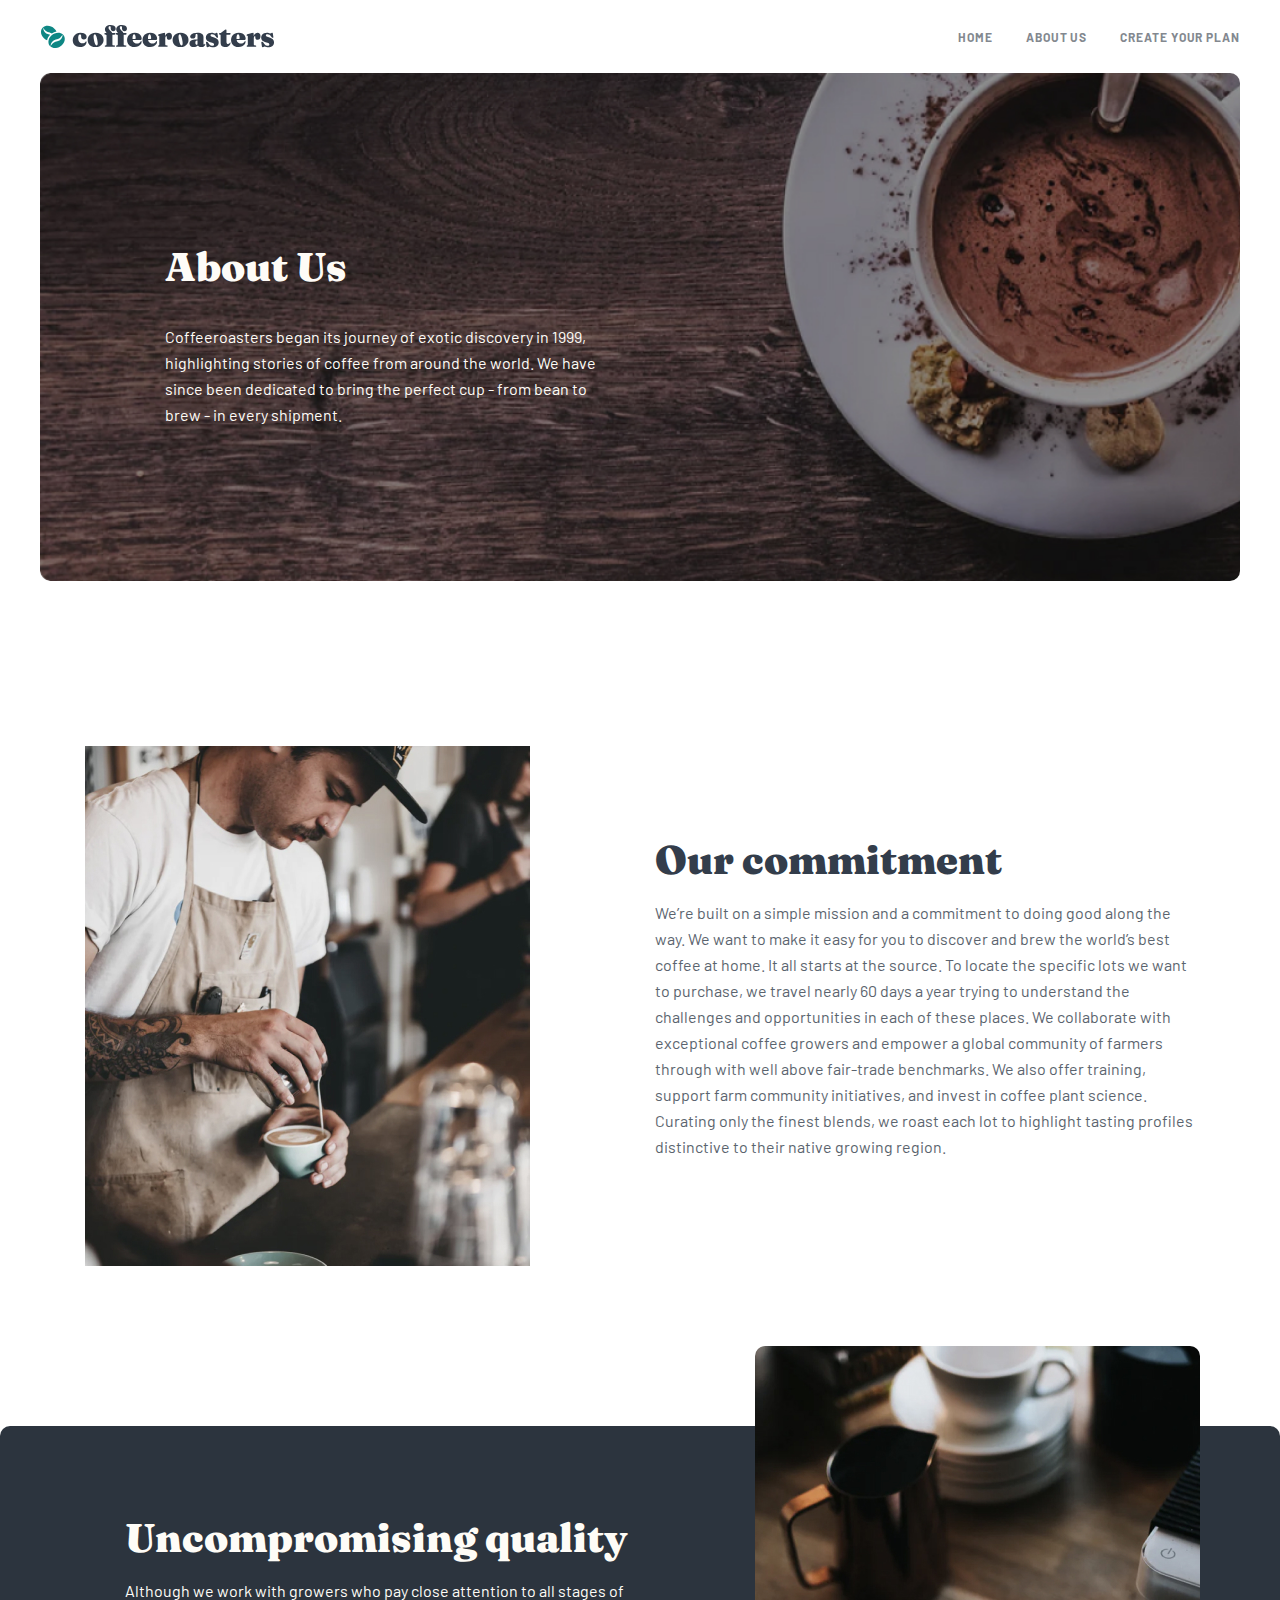
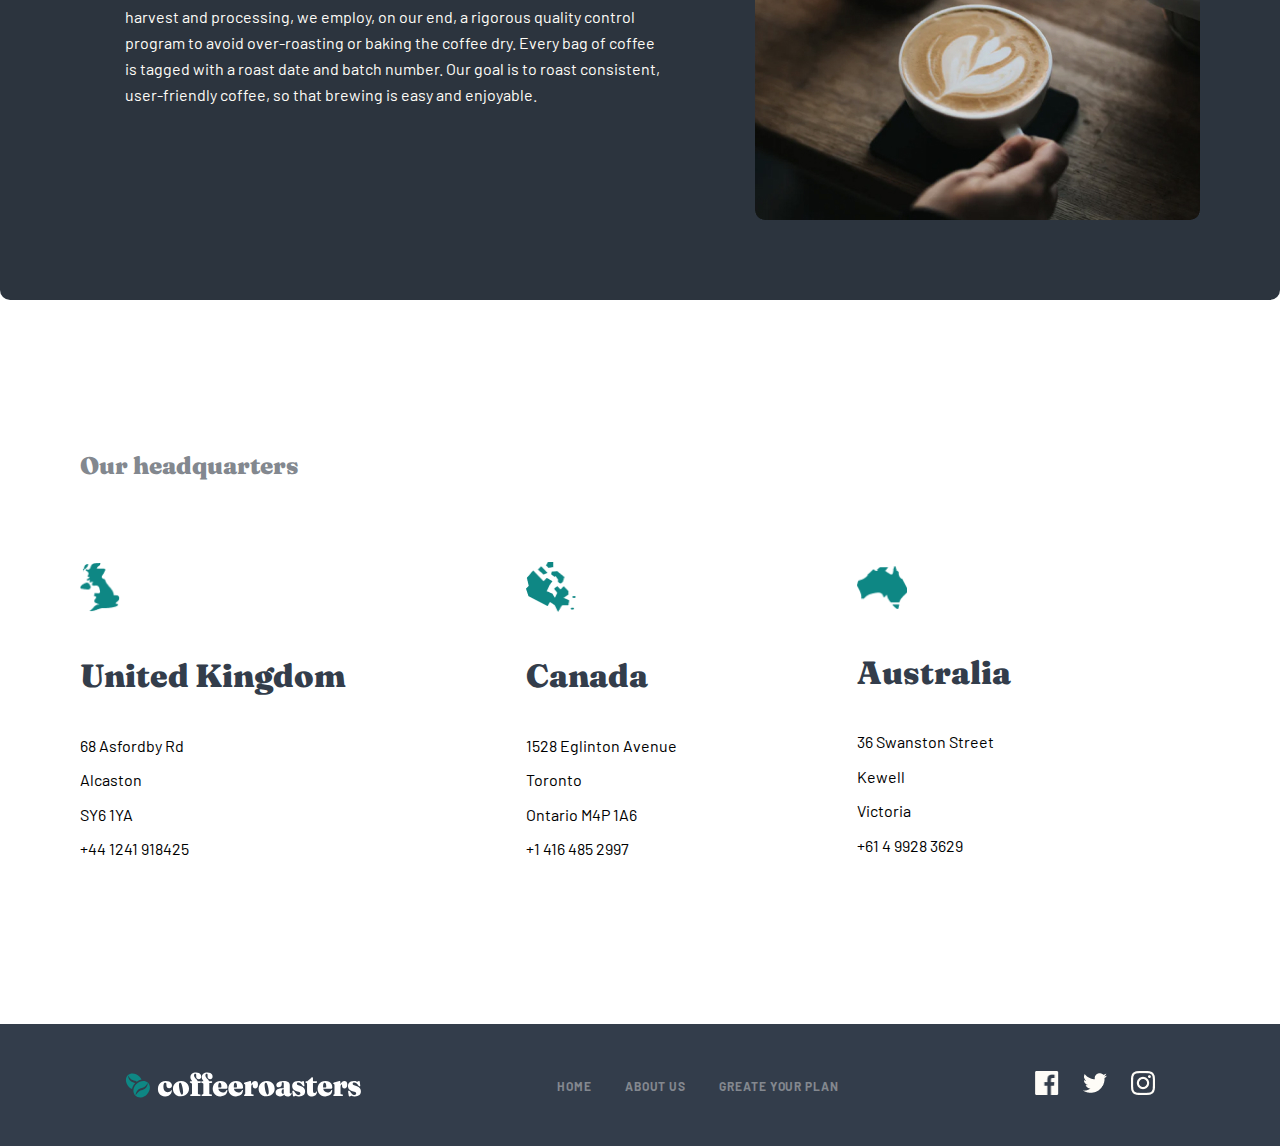
<file: about-us.html>
<!DOCTYPE html>
<html lang="en">
<head>
    <meta charset="UTF-8">
    <meta http-equiv="X-UA-Compatible" content="IE=edge">
    <meta name="viewport" content="width=device-width, initial-scale=1.0">
    <link rel="preconnect" href="https://fonts.googleapis.com">
    <link rel="preconnect" href="https://fonts.gstatic.com" crossorigin>
    <link href="https://fonts.googleapis.com/css2?family=Barlow:wght@100;400;500;600;700;800;900&family=Fraunces:wght@100;400;500;600;700;800;900&display=swap" rel="stylesheet">   
    <link rel="stylesheet" href="css/style.css">
    <link rel="stylesheet" href="css/normalize.css">
    <title>about-us</title>
</head>
<body class="about-us-body">

    <header class="site-header">

        <div class="site-header__content container">

            <a class="site-logo__wrapper" href="https://www.figma.com/file/0UNuIpogHRLwtrsanCQXbD/coffeeroasters-subscription-site?node-id=0%3A604" target="_blank">
                <img class="site-logo" src="img/Group5.svg" alt="rasm" width="236" height="26">
            </a>

            <nav class="site-navbar">

                <ul class="site-nav__list">
                    <li class="site-nav__list_item">
                        <a class="site-nav__list-item-link" href="http://127.0.0.1:5501/index.html">HOME</a>
                    </li>
                    <li class="site-nav__list_item">
                        <a class="site-nav__list-item-link" href="http://127.0.0.1:5501/about-us.html">ABOUT US</a>
                    </li>
                    <li class="site-nav__list_item">
                        <a class="site-nav__list-item-link" href="http://127.0.0.1:5501/greate-your-plan.html.html">CREATE YOUR PLAN</a>
                    </li>
                </ul>

            </nav>

            <button class="button">
                ...
            </button>
        </div>
    </header>

    <main class="site-about-us-main">

        <h1 class="visually-hidden">111111</h1>
        <section class="about-us-hero-section container">
            <div class="about-us-hero__content">
                <h2 class="about-us-hero__content-heading">About Us</h2>
                <p class="about-us-hero__content-text">Coffeeroasters began its journey of exotic discovery 
                    in 1999, highlighting stories of coffee from around the world. We have since been 
                    dedicated to bring the perfect cup - from bean to brew - in every shipment.</p>
            </div>
        </section>

        <section class="our-commitment-section">
            <div class="our-commitment-content container">
                <img class="our-commitment__img" src="img/Our-commitment-img.jpg" alt="rasm" width="445" height="520">
                <img class="our-commitment__tablet-img" src="img/0ur-commitment-tablet-img.jpg" alt="rasm" width="281" height="470">
                <div class="our-commitment__content">
                        <h3 class="our-commitment__content-heading">Our commitment</h3>
                        <p class="our-commitment__content-text">We’re built on a simple mission and a commitment to 
                            doing good along the way. We want to make it easy for you to discover and brew the world’s 
                            best coffee at home. It all starts at the source. To locate the specific lots we want to 
                            purchase, we travel nearly 60 days a year trying to understand the challenges and opportunities 
                            in each of these places. We collaborate with exceptional coffee growers and empower a global 
                            community of farmers through with well above fair-trade benchmarks. We also offer training, 
                            support farm community initiatives, and invest in coffee plant science. Curating only the 
                            finest blends, we roast each lot to highlight tasting profiles distinctive to their native 
                            growing region.</p>
                </div>
            </div>
        </section>

        <section class="uncompromising-quality-section container">
            <div class="uncompromising-quality__content">
                <h3 class="uncompromising-quality__content-heading">Uncompromising quality</h3>
                <p class="uncompromising-quality">Although we work with growers who pay close attention 
                    to all stages of harvest and processing, we employ, on our end, a rigorous quality 
                    control program to avoid over-roasting or baking the coffee dry. Every bag of coffee 
                    is tagged with a roast date and batch number. Our goal is to roast consistent, 
                    user-friendly coffee, so that brewing is easy and enjoyable.</p>
            </div>
            <div class="uncompromising-quality__img-wrapper">
                <img class="uncompromising-quality-section__img" src="img/Uncompromising-quality-img.jpg" alt="rasm" width="445" height="474">
                <img class="uncompromising-quality-section__phone-img" src="img/Uncompromising-quality-mobile.jpg" alt="rasm" width="573" height="320">
                <img class="uncompromising-quality-section__mobile-img" src="img/Uncompromising-quality-img-mobile.jpg" alt="rasm" width="276" height="156">
            </div>
        </section>

        <section class="Our-headquarters-section container">
            <div class="Our-headquarters-content container">
                <h3 class="Our-headquarters-content__heading">Our headquarters</h3>
                <ul class="Our-headquarters-content__list">
                    <li class="Our-headquarters-content__list-item">
                        <img class="Our-headquarters-content__list-item-img" src="img/orol-number-1.png" alt="rasm" width="40" height="50">
                        <h4 class="Our-headquarters-content__list-item-heading">United Kingdom</h4>
                        <div class="Our-headquarters-content__list-item-text-wrapper">
                            <p class="Our-headquarters-content__list-item-text">68  Asfordby Rd</p>
                            <p class="Our-headquarters-content__list-item-text">Alcaston</p>
                            <p class="Our-headquarters-content__list-item-text">SY6 1YA</p>
                            <p class="Our-headquarters-content__list-item-text">+44 1241 918425</p>
                        </div>
                    </li>
                    <li class="Our-headquarters-content__list-item">
                        <img class="Our-headquarters-content__list-item-img" src="img/orol-number-2.png" alt="rasm" width="50" height="50">
                        <h4 class="Our-headquarters-content__list-item-heading">Canada</h4>
                        <div class="Our-headquarters-content__list-item-text-wrapper">
                            <p class="Our-headquarters-content__list-item-text">1528  Eglinton Avenue</p>
                            <p class="Our-headquarters-content__list-item-text">Toronto</p>
                            <p class="Our-headquarters-content__list-item-text">Ontario M4P 1A6</p>
                            <p class="Our-headquarters-content__list-item-text">+1 416 485 2997</p>
                        </div>
                    </li>
                    <li class="Our-headquarters-content__list-item">
                        <img class="Our-headquarters-content__list-item-img" src="img/orol-number-3.png" alt="rasm" width="50" height="43">
                        <h4 class="Our-headquarters-content__list-item-heading">Australia</h4>
                        <div class="Our-headquarters-content__list-item-text-wrapper">
                            <p class="Our-headquarters-content__list-item-text">36 Swanston Street</p>
                            <p class="Our-headquarters-content__list-item-text">Kewell</p>
                            <p class="Our-headquarters-content__list-item-text">Victoria</p>
                            <p class="Our-headquarters-content__list-item-text">+61 4 9928 3629</p>
                        </div>
                    </li>
                </ul>
            </div>
        </section>

    </main>

    <footer class="site-footer">

        <div class="site-footer__content container">

            <a class="site-footer__content-logo-wrapper" href="#">
                <img class="site-footer-logo" src="img/Group5(1).svg" alt="rasm" width="236" height="26">
            </a>

            <ul class="site-footer__list">

                <li class="site-footer__list-item">
                    <a class="site-footer__list-item-link" href="#">HOME</a>
                </li>
                <li class="site-footer__list-item">
                    <a class="site-footer__list-item-link" href="#">ABOUT US</a>
                </li>
                <li class="site-footer__list-item">
                    <a class="site-footer__list-item-link" href="#">GREATE YOUR PLAN</a>
                </li>
            </ul>

            <ul class="site-footer__ins-list">

                <li class="site-footer__ins-list-item">
                    <a class="site-footer__ins-link" href="#">
                        <img class="site-footer__ins-list-img" src="img/Path.png" alt="rasm" width="24" height="24">
                    </a>
                </li>
                <li class="site-footer__ins-list-item">
                    <a class="site-footer__ins-link" href="#">
                        <img class="site-footer__ins-list-img" src="img/Path(1).png" alt="rasm" width="24" height="20">
                    </a>
                </li>
                <li class="site-footer__ins-list-item">
                    <a class="site-footer__ins-link" href="#">
                        <img class="site-footer__ins-list-img" src="img/Shape(1).png" alt="rasm" width="24" height="24">
                    </a>
                </li>
            </ul>
        </div>
    </footer>
    
</body>
</html>
</file>
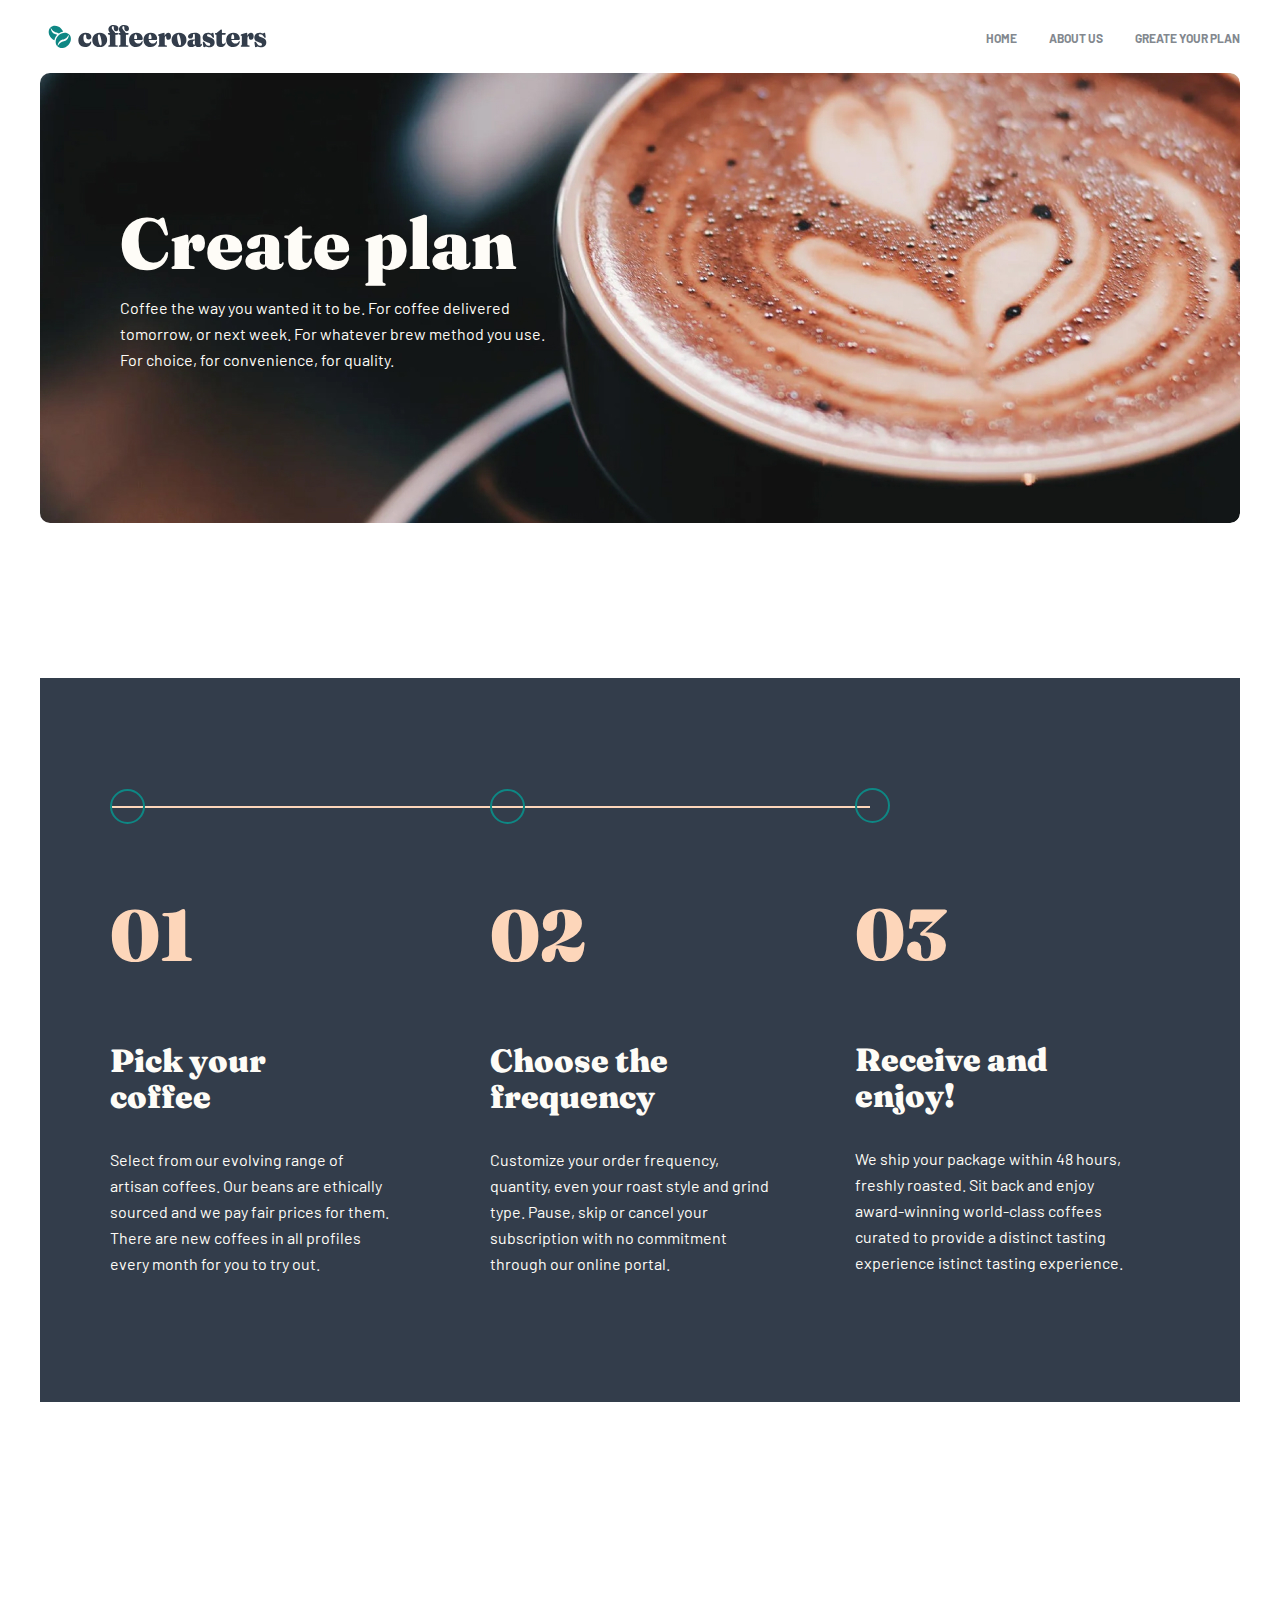
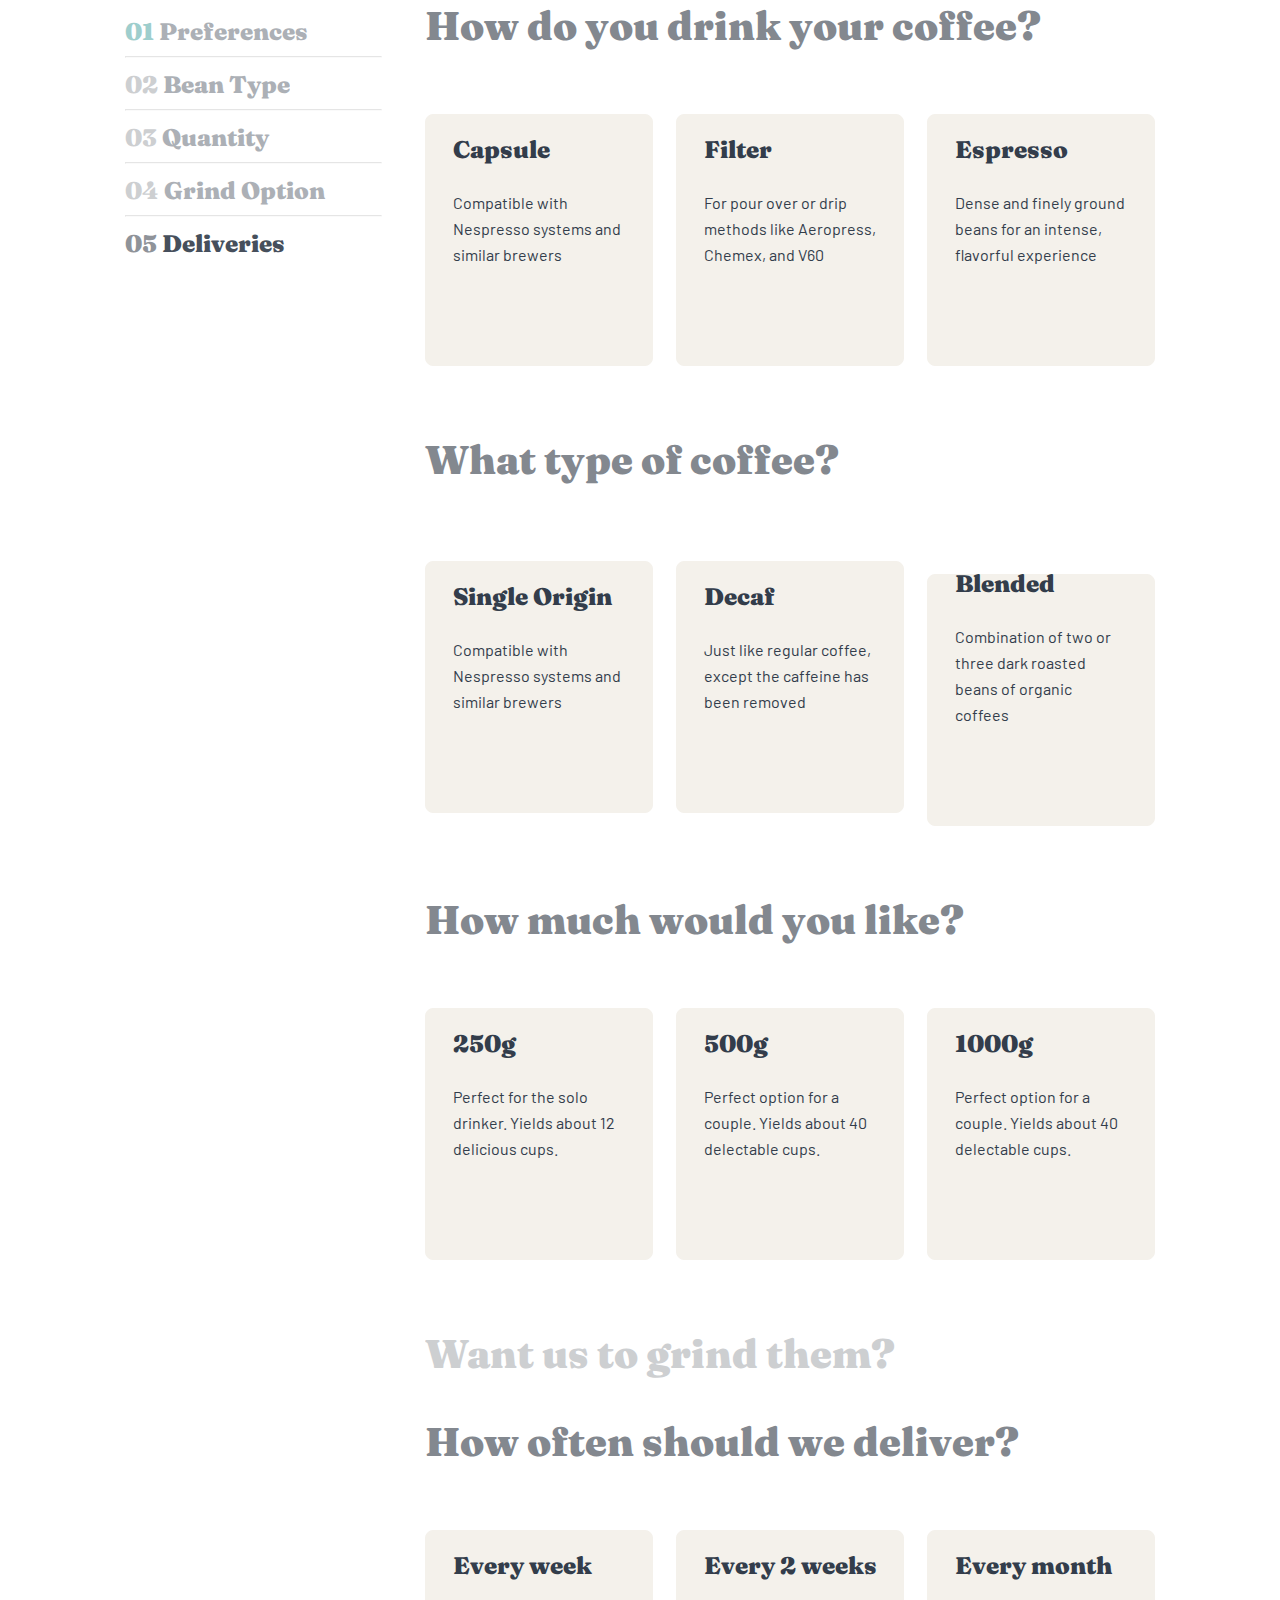
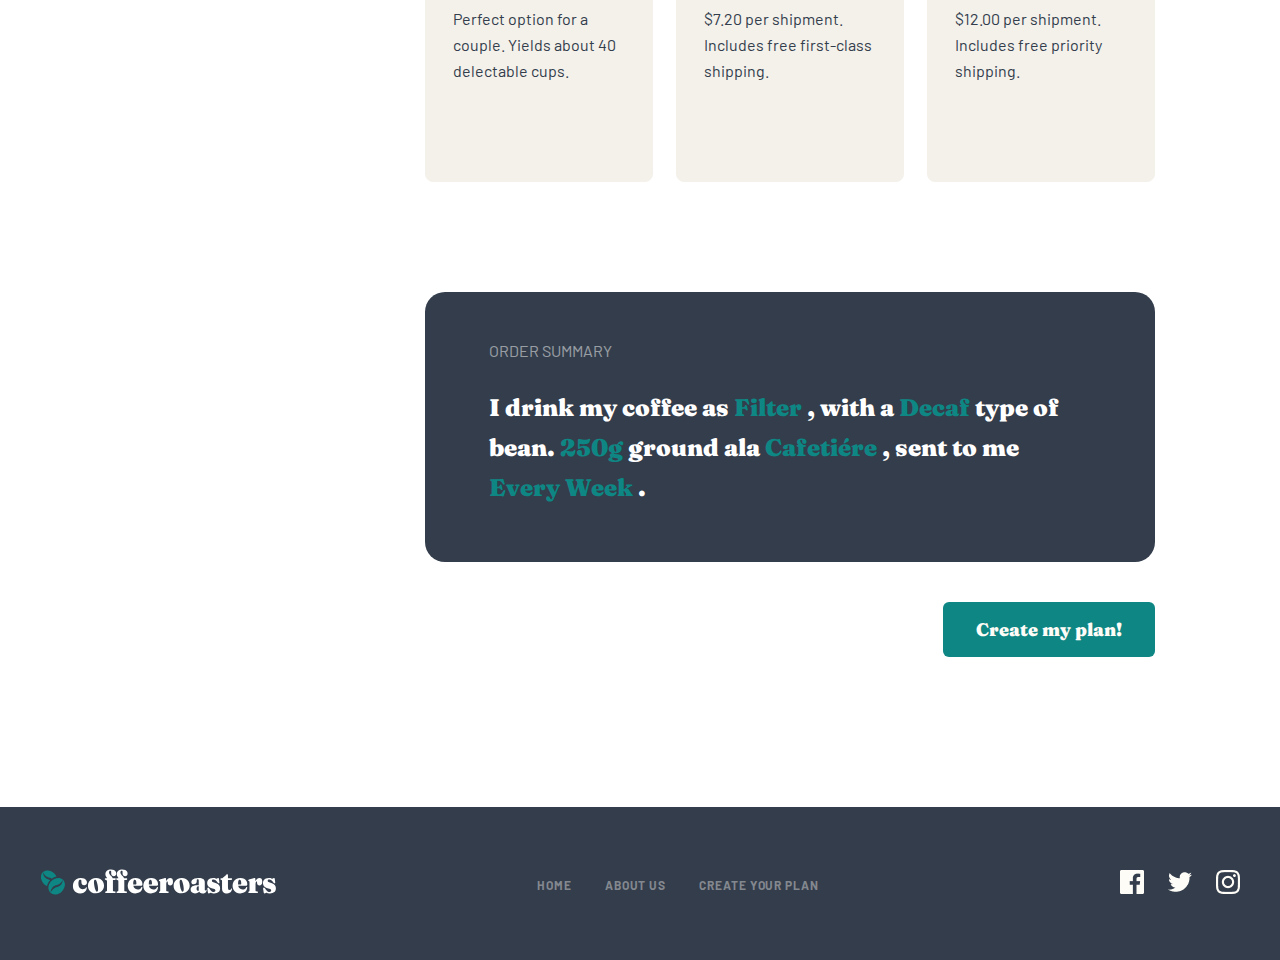
<file: greate-your-plan.html.html>
<!DOCTYPE html>
<html lang="en">
<head>
    <meta charset="UTF-8">
    <meta http-equiv="X-UA-Compatible" content="IE=edge">
    <meta name="viewport" content="width=device-width, initial-scale=1.0">
    <link rel="stylesheet" href="css/style.css">
    <link rel="preconnect" href="https://fonts.googleapis.com">
    <link rel="preconnect" href="https://fonts.gstatic.com" crossorigin>
    <link href="https://fonts.googleapis.com/css2?family=Barlow:wght@100;300;700&family=Fraunces:wght@100;300;400;700;900&display=swap" rel="stylesheet">
    <title>greate-your-plan</title>
</head>
<body>

    <header class="site-header">

        <div class="site-header__content container">

            <a class="site-header__content-logo-wrapper" href="#">
                <img class="site-logo" src="img/header-logo.svg" alt="logo" width="236" height="26">
            </a>

            <nav class="site-header__content-nav">

                <ul class="site-header__content-list">
                    <li class="site-header__content-list-item">
                        <a class="site-header__content-list-item-link" href="http://127.0.0.1:5501/index.html">
                            HOME
                        </a>
                    </li>
                    <li class="site-header__content-list-item">
                        <a class="site-header__content-list-item-link" href="http://127.0.0.1:5501/about-us.html">
                            ABOUT US
                        </a>
                    </li>
                    <li class="site-header__content-list-item">
                        <a class="site-header__content-list-item-link" href="http://127.0.0.1:5501/greate-your-plan.html.html">
                            GREATE YOUR PLAN
                        </a>
                    </li>
                    
                </ul>

                <a class="site-header-nav__link" href="#">
                    <img class="site-header-nav__img" src="img/3-ta-tiziq.svg" alt="rasm" width="16" height="15">
                </a>
            </nav>
        </div>
    </header>

    <main class="site-main">

        <section class="site-great-a-plan container">

            <h1 class="visually-hidden">11111</h1>

            <div class="site-great-a-plan__wrapper container">

                <div class="site-great-a-plan__content">

                    <h2 class="site-great-a-plan__heading">Create plan</h2>
                    <p class="site-great-a-plan__text">
                        Coffee the way you wanted it to be. For coffee delivered tomorrow, or next 
                        week. For whatever brew method you use. For choice, for convenience, for quality.
                    </p>
                </div>
            </div>
        </section>

        <section class="site-how-to-use container">

            <div class="site-how-to-use__content">

                <ol class="site-how-to-use__list">

                    <li class="site-how-to-use__list-item">
                        <p class="site-how-to-use__list-item-number">01</p>
                        <h3 class="site-how-to-use__heading">Pick your coffee</h3>
                        <p class="site-how-to-use__text">Select from our evolving range of artisan coffees. 
                            Our beans are ethically sourced and we pay fair prices for them. There are new 
                            coffees in all profiles every month for you to try out.</p>
                    </li>
                    <li class="site-how-to-use__list-item">
                        <p class="site-how-to-use__list-item-number">02</p>
                        <h3 class="site-how-to-use__heading">Choose the frequency</h3>
                        <p class="site-how-to-use__text">Customize your order frequency, quantity, even your
                            roast style and grind type. Pause, skip or cancel your subscription with no commitment 
                            through our online portal.</p>
                    </li>
                    <li class="site-how-to-use__list-item">
                        <p class="site-how-to-use__list-item-number">03</p>
                        <h3 class="site-how-to-use__heading">Receive and enjoy!</h3>
                        <p class="site-how-to-use__text">We ship your package within 48 hours, freshly roasted. 
                            Sit back and enjoy award-winning world-class coffees curated to provide a distinct 
                            tasting experience istinct tasting experience.</p>
                    </li>
                </ol>
            </div>
        </section>

        <section class="site-how-do-you">

            <div class="site-how-do-you__content container">

                <div class="site-how-do-you__content-list-wrapper">

                    <ol class="site-how-do-you__content-list">

                        <li class="site-how-do-you__content-list-item">
                            <a class="site-how-do-you__content-list-item-text">
                                <span class="site-how-do-you__content-list-item-text-span span">01</span>
                                Preferences
                            </a> <hr class="hr">
                        </li>  
                        <li class="site-how-do-you__content-list-item">
                            <a class="site-how-do-you__content-list-item-text">
                                <span class="site-how-do-you__content-list-item-text-span ">02</span>
                                Bean Type
                            </a> <hr class="hr">
                        </li>  
                        <li class="site-how-do-you__content-list-item">
                            <a class="site-how-do-you__content-list-item-text">
                                <span class="site-how-do-you__content-list-item-text-span">03</span>
                                Quantity
                            </a> <hr class="hr">
                        </li> 
                        <li class="site-how-do-you__content-list-item">
                            <a class="site-how-do-you__content-list-item-text">
                                <span class="site-how-do-you__content-list-item-text-span">04</span>
                                Grind Option
                            </a> <hr class="hr">
                        </li> 
                        <li class="site-how-do-you__content-list-item">
                            <a class="site-how-do-you__content-list-item-text text">
                                <span class="site-how-do-you__content-list-item-text-span spans">05</span>
                                Deliveries
                            </a>
                        </li>      
                      
                    </ol>
                </div>

                <div class="site-how-do-you-drink__content">

                    <form class="site-how-do-you__form" action="https://echo.htmlacademy.ru" method="post">

                      <p class="site-how-do-you-drink__content-text">How do you drink your coffee?</p>

                        <div class="site-how-do-you__form-content">
                            <label class="radio" for="capsule"> 
                                <span> 
                                    <p class="radio__str"> Capsule</p>
                                    <p class="radio__text">Compatible with Nespresso systems and similar brewers</p>
                               </span>
                                <input class="radio__input visually-hidden" type="radio" id="capsule" name="gender" value="Capsule">
                                <span class="radio__span"></span>
                            </label>

                            <label class="radio" for="Filter">
                                <span>
                                    <p class="radio__str">Filter</p>
                                    <p class="radio__text">For pour over or drip methods like Aeropress, Chemex, and V60</p>
                                </span>
                                <input class="radio__input visually-hidden" type="radio" name="gender" id="Filter" value="Filter">
                                <span class="radio__span"></span>
                            </label>

                            <label class="radio" for="Espresso">
                                <span>
                                    <p class="radio__str">Espresso</p>
                                    <p class="radio__text">Dense and finely ground beans for an intense, flavorful experience</p>
                                </span>
                                <input class="radio__input visually-hidden" type="radio" name="gender" id="Espresso" value="Espresso">
                                <span class="radio__span"></span>
                            </label>
                        </div>
          
                        <p class="site-how-do-you-drink__content-text">What type of coffee?</p>

                        <div class="site-how-do-you__form-content">

                            <label class="radio" for="SingleOrigin">
                                <span>
                                    <p class="radio__str">Single Origin</p>
                                    <p class="radio__text">Compatible with Nespresso systems and similar brewers</p>
                                </span>
                                <input class="radio__input visually-hidden" type="radio" id="SingleOrigin" name="denter" value="SingleOrigin">
                                <span class="radio__span"></span>
                            </label>
                                
                            <label class="radio" for="Decaf">
                                <span>
                                    <p class="radio__str">Decaf</p>
                                    <p class="radio__text">Just like regular coffee, except the caffeine has been removed</p>
                                </span>
                                <input class="radio__input visually-hidden" type="radio" id="Decaf" name="denter"  value="Decaf">
                                <span class="radio__span"></span>
                            </label>

                            <label class="radio" for="Blended">
                                <span>
                                    <p class="radio__str">Blended</p>
                                    <p class="radio__text">Combination of two or three dark roasted beans of organic coffees</p>
                                </span>
                                <input class="radio__input visually-hidden" type="radio" id="Blended" name="denter" value="Blended" >
                                <span class="radio__span"></span>
                            </label>
                        </div>

                        <p class="site-how-do-you-drink__content-text">How much would you like?</p>

                        <div class="site-how-do-you__form-content">

                            <label class="radio" for="250g">
                                <span>
                                    <p class="radio__str">250g</p>
                                    <p class="radio__text">Perfect for the solo drinker. Yields about 12 delicious cups.</p>
                                </span>
                                <input class="radio__input visually-hidden" type="radio" id="250g" name="sentend" value="250g">
                                <span class="radio__span"></span>
                            </label>

                            <label class="radio" for="500g">
                                <span>
                                    <p class="radio__str">500g</p>
                                    <p class="radio__text">Perfect option for a couple. Yields about 40 delectable cups.</p>
                                </span>
                                <input class="radio__input visually-hidden" type="radio" id="500g" name="sentend" value="500g">
                                <span class="radio__span"></span>
                            </label>

                            <label class="radio" for="1000g">
                                <span>
                                    <p class="radio__str">1000g</p>
                                    <p class="radio__text">Perfect option for a couple. Yields about 40 delectable cups.</p>
                                </span>
                                <input class="radio__input visually-hidden" type="radio" id="1000g" name="sentend" value="1000g">
                                <span class="radio__span"></span>
                            </label>
                        </div>

                        <p class="site-how-do-you-drink__content-texts">Want us to grind them?</p>
                        <p class="site-how-do-you-drink__content-text">How often should we deliver?</p>

                        <div class="site-how-do-you__form-content">

                            <label class="radio" for="Every week">
                                <span>
                                    <p class="radio__str">Every week</p>
                                    <p class="radio__text">Perfect option for a couple. Yields about 40 delectable cups.</p>
                                </span>
                                <input class="radio__input visually-hidden" type="radio" id="Every week" name="mentedrs" value="Every week">
                                <span class="radio__span"></span>
                            </label>

                            <label class="radio" for="Every 2 weeks">
                                <span>
                                    <p class="radio__str">Every 2 weeks</p>
                                    <p class="radio__text">$7.20 per shipment. Includes free first-class shipping.</p>
                                </span>
                                <input class="radio__input visually-hidden" type="radio" id="Every 2 weeks" name="mentedrs" value="Every 2 weeks">
                                <span class="radio__span"></span>
                            </label>

                            <label class="radio" for="Every month">
                                <span>
                                    <p class="radio__str">Every month</p>
                                    <p class="radio__text">$12.00 per shipment. Includes free priority shipping.</p>
                                </span>
                                <input class="radio__input visually-hidden" type="radio" id="Every month" name="mentedrs" value="Every month">
                                <span class="radio__span"></span>
                            </label>
                        </div>

                        <div class="Order-Summary-content">

                            <p class="order-summary__str">Order Summary</p>
                            <p class="order-summary__text">
                                I drink my coffee as <span class="order-summary__span"> Filter </span>, with a <span class="order-summary__span">Decaf </span> 
                                type of bean. <span class="order-summary__span"> 250g </span>ground ala <span class="order-summary__span"> Cafetiére </span>, sent to me <span class="order-summary__span"> Every Week </span></Every>.
                            </p>
                        </div>

                        <button class="site-how-to-do__link" type="submit">Create my plan!</button>
                    </form>
                </div>
            </div>
        </section>
    </main> 

    <footer class="site-footer">

        <div class="site-footer__content container">
            
            <a class="site-footer__content-logo-wrapper" href="#">
                <img class="site-footer__logo" src="img/footer-logo.svg" alt="logo">
            </a>

            <!-- <nav class="site-footer__nav"> -->

                <ul class="site-footer__list">

                    <li class="site-footer__list-item">
                        <a class="site-footer__list-item-link" href="#">
                            HOME
                        </a>
                    </li>
                    <li class="site-footer__list-item">
                        <a class="site-footer__list-item-link" href="#">
                            ABOUT US
                        </a>
                    </li>
                    <li class="site-footer__list-item">
                        <a class="site-footer__list-item-link" href="#">
                            Create your plan
                        </a>
                    </li>
                </ul>

            <!-- </nav> -->

            <ul class="site-footer-nav__list">

                <li class="site-footer-nav__list-item">
                    <a class="site-footer-nav__list-item-link" href="#">
                        <img class="site-footer-nav__list-item-link-img" src="img/facebook.png" alt="rasm" width="24" height="24">
                    </a>
                </li>
                <li class="site-footer-nav__list-item">
                    <a class="site-footer-nav__list-item-link" href="#">
                        <img class="site-footer-nav__list-item-link-img" src="img/Path(1).png" alt="rasm" width="24" height="20">
                    </a>
                </li>
                <li class="site-footer-nav__list-item">
                    <a class="site-footer-nav__list-item-link" href="#">
                        <img class="site-footer-nav__list-item-link-img" src="img/Shape(1).png" alt="rasm" width="24" height="24">
                    </a>
                </li>
                
            </ul>
        </div>
    </footer>
    
</body>
</html>
</file>
<file: css/style.css>
body {
    box-sizing: border-box;
    margin: 0;
    padding: 0;
    font-family: 'Barlow', sans-serif;
    height: auto;
}

image {
    max-width: 100%;
}

a {
    text-decoration: none;
}

.visually-hidden {
  position: absolute;
  white-space: nowrap;
  width: 1px;
  height: 1px;
  overflow: hidden;
  border: 0;
  padding: 0;
  clip: rect(0 0 0 0);
  clip-path: inset(50%);
  margin: -1px;
}

.container {
    max-width: 1360px;
    margin-left: auto;
    margin-right: auto;
    padding-left: 40px;
    padding-right: 40px;
}

/* site header  */

.site-logo {
    display: block;
}

.site-header__content {
    display: flex;
    justify-content: space-between;
    align-items: center;
}

.site-nav__list {
    display: flex;
    list-style-type: none;
    margin: 0;
    padding: 0;
}

.site-nav__list_item:not(:first-child) {
    margin-left: 33px;
}

.site-nav__list-item-link {
    font-weight: 700;
    font-size: 12px;
    line-height: 15px;    
    letter-spacing: 0.923077px;
    text-transform: uppercase;
    color: #83888F;
}

.site-nav__list-item-link:hover {
    color: blueviolet;
}

@media screen {
    .site-logo {
        width: 235px;
        height: 25px;
    }
}

/* site hero  */

.site-hero__content-str {
    font-family: 'Fraunces';
    font-style: normal;
    font-weight: 900;
    font-size: 72px;
    line-height: 72px;    
    color: #FEFCF7;
    padding: 0;
    margin: 0;
    max-width: 493px;
    margin-bottom: 0;
    margin-bottom: 32px;
}

.site-hero__content-text {
    font-weight: 400;
    font-size: 16px;
    line-height: 26px;    
    color: #FEFCF7;
    max-width: 440px;
    margin-bottom: 56px;
}

.site-hero__content-link {
    font-family: 'Fraunces';
    font-weight: 900;
    font-size: 18px;
    line-height: 25px;    
    text-align: center;
    color: #FEFCF7;
    background: #0E8784;
    border-radius: 6px;
    padding: 16px 31px;
    display: inline-block;
    margin-bottom: 32px;
}

.site-hero__content-link:hover {
    background-color: #66D2CF;
    color: #FEFCF7;
}

.site-hero-section {
    background-image: url(../img/Bitmap.jpg);
    background-repeat: no-repeat;
    background-size: cover;
    padding-top: 117px;
    padding-bottom: 117px;
    margin-top: 45px;
    border-radius: 10px;
}

.site-hero__content {
    padding-left: 60px;
}

.button {
    display: none;
    background-image: url(../img/CombinedShape2.png);
    background-repeat: no-repeat;
    border: none;
}

@media only screen and (max-width: 768px) {
    .site-hero-section {
        background-image: url(../img/background-img.jpg);
        background-repeat: no-repeat;
        background-position: right bottom;
    }

    .site-hero__content-text {
        font-weight: 400;
        font-size: 15px;
        line-height: 25px; 
        max-width: 398px;       
    }

    .site-hero__content-str {
        font-weight: 900;
        font-size: 48px;
        line-height: 48px;  
        max-width: 329px;    
    }

    .site-hero__content {
        padding-left: 0;
    }

}

@media only screen and (max-width: 630px) {
    .site-nav__list {
        display: none;
    }

    .button {
        display: block;
    }
} 

@media only screen and (max-width: 510px) {
    
    .site-logo {
        width: 170px;
        height: auto;
    }

    .site-hero-section {
        background-image: url(../img/Object.jpg);
        background-repeat: no-repeat;
        padding-top: 0;
        padding-bottom: 0;
        padding-top: 100px;
        padding-bottom: 100px;
    }

    .site-hero__content-str {
        font-weight: 900;
        font-size: 40px;
        line-height: 40px;        
        text-align: center;
        max-width: 279px;
    }

    .container {
        padding-left: 0;
        padding-right: 0;
        padding-left: 20px;
        padding-right: 20px;
    }

    .site-hero__content {
        display: flex;
        flex-wrap: wrap;
        justify-content: center;
    }

    .site-hero__content-text {
        max-width: 279px;
        text-align: center;
    }
    
}

@media only screen and (max-width: 360px) {

    .site-hero__content-str {
        font-weight: 900;
        font-size: 35px;
        line-height: 35px;        
        text-align: center;
    }

    .container {
        padding-left: 0;
        padding-right: 0;
        padding-left: 10px;
        padding-right: 10px;
    }

    .site-hero__content {
        display: flex;
        flex-wrap: wrap;
        justify-content: center;
    }

    .site-hero__content-text {
        max-width: 279px;
        text-align: center;
    }
}

/* site collection  */

.site-collection__heading {
    background-image: linear-gradient(180deg, rgba(254, 252, 247, 0.0001) 0%, #FEFCF7 90%);
    -webkit-background-clip: text;
    -webkit-text-fill-color: transparent;
    background-color: #83888F;
    font-family: 'Fraunces';
    font-weight: 900;
    font-size: 150px;
    line-height: 1;   
    text-align: center; 
    margin: 0;
}

.site-collection__list {
    display: flex;
    justify-content: center;
    list-style-type: none;
    margin: 0;
    padding: 0;
    margin-top: -70px;
}

.site-collection__list-item:not(:first-child) {
    margin-left: 30px;
}

.site-collection__list-item-str {
    font-weight: 900;
    font-size: 24px;
    line-height: 32px;    
    text-align: center;
    color: #333D4B;
}

.site-collection__list-item-text {
    font-weight: 400;
    font-size: 16px;
    line-height: 26px;    
    text-align: center;
    color: #333D4B;
    max-width: 255px;
}

.site-collecion__list-item-img {
    margin-bottom: 30px;
}

.site-collection-section {
    margin-top: 170px;
}

@media only screen and (max-width: 1240px) {

    .site-collection__list {
        display: block;
        margin-top: 0;
        margin-top: -35px;
    }

    .site-collection__list-item {
        display: flex;
        align-items: center;
        justify-content: center;
    }

    .site-collection__list-item:first-child {
        margin-left: 40px;
    }

    .site-collection__heading {
        font-weight: 900;
        font-size: 96px;
        line-height: 72px; 
        text-align: center;       
    }

    .site-collection__list-item-text {
        text-align: left;
        max-width: 282px;
    }

    .site-collection__list-item-str {
        text-align: left;
    }

    .site-collecion__list-item-img {
        margin-right: 90px;
    }
}

@media only screen and (max-width: 845px) {

    .site-collection__heading {
        max-width: 689px;
        font-size: 80px;
        line-height: 102px;
    }

}

@media only screen and (max-width: 740px) {

    .site-collection__heading {
        max-width: 286px;
        font-size: 40px;
        line-height: 72px;
        margin-left: auto;
        margin-right: auto;
    }

    .site-collection__list-item {
        display: block;
        text-align: center;
        display: flex;
        flex-direction: column;
    }

    .site-collection__list-item {
        margin: 0;
        padding: 0;
    }

    .site-collection__content {
        margin: 0;padding: 0;
    }

    .site-collection__list-item-text {
        text-align: center;
        font-size: 15px;
        line-height: 25px;
        max-width: 282px;
    }

    .site-collection__list-item-str {
        text-align: center;
        font-size: 24px;
        line-height: 32px;
        color: #333D4B; 
    }

    .site-collecion__list-item-img {
        margin-right: 0;
    }
}

.site-collection-section {
    margin-bottom: 190px;
}

/* site choose  */

.site-choose-section__content {
    padding-top: 110px;
    background-color: #333D4B;
}

.site-choose-section__content-str {
    font-family: 'Fraunces';
    font-weight: 900;
    font-size: 40px;
    line-height: 48px;    
    text-align: center;
    color: #FEFCF7;
}

.site-choose-section__content-text {
    font-weight: 400;
    font-size: 16px;
    line-height: 26px;    
    text-align: center;
    color: #FEFCF7;
    max-width: 540px;
    margin-left: auto;
    margin-right: auto;
}

.site-choose-section__content-list {
    list-style-type: none;
    margin: 0;
    padding: 0;
    display: flex;
    justify-content: center;
    position: absolute;
    left: 116px;
    top: 400px;
}

.site-choose__content-list-item-str {
    font-family: 'Fraunces';
    font-weight: 900;
    font-size: 24px;
    line-height: 32px;    
    text-align: center;
    color: #FEFCF7;
}

.site-choose__content-list-item-text {
    font-weight: 400;
    font-size: 16px;
    line-height: 26px;    
    text-align: center;
    color: #FEFCF7;
    max-width: 255px;
    padding-bottom: 48px;
    padding-left: 48px;
    padding-right: 48px;
}

.site-choose-section__content-list-item {
    text-align: center;
    background-color: #0E8784;
    border-radius: 8px;
}

.site-choose__content-list-item-img {
    padding-top: 72px;
}

.site-choose-section__content-list-item:not(:first-child) {
    margin-left: 30px;
}

.site-choose-section__content {
    position: relative;
}

.site-shoose-section {
    max-width: 1280px;
}

.site-choose-section__content {
    padding-bottom: 300px;
}

@media only screen and (max-width:1450px) {
    
    .site-choose__content-list-item-str {
        font-family: 'Fraunces';
        font-weight: 900;
        font-size: 32px;
        line-height: 48px;        
        text-align: center;
        color: #FEFCF7;
    }

    .site-choose-section__content-list {
        display: block;
        left: 0;
    }

    .site-choose-section__content-list-item:not(:first-child) {
        margin-left: 0;
    }

    .site-choose-section__content-list-item:not(:last-child) {
        margin-bottom: 25px;
    }

    .site-choose-section__content-list-item {
        display: flex;
    }

    .site-choose__content-list-item-text {
        text-align: left;
        padding-left: 0;
        padding-left: 60px;
        max-width: 344px;
    }

    .site-choose__content-list-item-img {
        padding-top: 0;
        padding-top: 62px;
        padding-right: 20px;
        padding-left: 70px;
    }

    .site-choose-section__content {
        padding-bottom: 0;
        padding-bottom: 430px;
    }

}

@media only screen and (max-width:693px) {

    .site-choose__content-list-item-str {
        font-size: 28px;
        line-height: 28px;        
        text-align: center;
        color: #FEFCF7;
        max-width: 280px;
    }

    .site-choose__content-list-item-text {
        font-weight: 400;
        font-size: 15px;
        line-height: 25px;        
        text-align: center;
        color: #FEFCF7;
        max-width: 280px;
    }
}

@media only screen and (max-width:628px) {

    .site-choose-section__content-list-item {
        display: block;
    }

    .site-choose__content-list-item-img  {
        padding-left: 0;
        padding-right: 0;
        padding-top: 0;
        padding-bottom: 0;
        margin: 0;
        padding-top: 72px;
    }

    .site-choose__content-list-item-text {
        padding-left: 0;
        padding-right: 0;
        padding-top: 0;
        padding-bottom: 0;
        margin: 0;
        max-width: 212px;
        padding-left: 32px;
        padding-right: 32px;
        padding-bottom: 50px;
    }
}

/* site how  */

.site-how__content-list {
    list-style-type: none;
    display: flex;
    justify-content: center;
    margin: 0;
    padding: 0;
}

.site-how__content-list-item-number {
    font-family: 'Fraunces';
    font-weight: 900;
    font-size: 72px;
    line-height: 72px;    
    color: #FDD6BA;
}

.site-how__content-lits-item-str {
    font-family: 'Fraunces';
    font-weight: 900;
    font-size: 32px;
    line-height: 36px;    
    color: #333D4B;
    max-width: 255px;
}

.site-how__content-list-item-text {
    max-width: 285px;
    font-weight: 400;
    font-size: 16px;
    line-height: 26px;
    color: #333D4B;
}

.site-how__content-list-item:nth-child(2) {
    padding-left: 95px;
}

.site-how__content-list-item:nth-child(2) {
    padding-right: 95px;
}

.site-how__content-list-item:nth-child(3) {
    margin-left: 0;
}

.site-how__content-list-item:not(:last-child) {
    border-top: 2px solid #fdd6ba;
}
 
.site-how-section {
    padding-top: 400px;
}

.site-how__content-list-item-wrap {
    background-color: #FEFCF7;
    border: 2px solid #0E8784;
    width: 30px;
    height: 30px;
    border-radius: 50%;
    margin-top: -15px;
}

.site-how__content-link {
    font-family: 'Fraunces';
    font-style: normal;
    font-weight: 900;
    font-size: 18px;
    line-height: 25px;
    text-align: center;
    color: #FEFCF7;
    padding: 15px 30px;
    background-color: #0E8784;
    border-radius: 5px;
    display: inline-block;
    margin-left: 110px;
    margin-top: 60px;
}

.site-how__content-link:hover {
    background-color: #66D2CF;
}

@media only screen and (max-width:1045px) {

    .site-how__content-list-item:nth-child(2) {
        margin-left: 0;
        margin: 0;
        padding: 0;
        padding-left: 10px;
        padding-right: 10px;
    }

    .site-how__content-list-item-text {
        max-width: 220px;
    }

    .site-how__content-list-item-str {
        max-width: 223px;
    }
}

@media only screen and (max-width:814px) {
    .site-how__content-list {
        display: block;
    }

    .site-how__content-list-item:not(:last-child) {
        border: none;
    }

    .site-how__content-list-item-wrap {
        display: none;
    }

    .site-how__content-link {
        margin-left: 0;
    }
}

/* site footer  */

.site-footer {
    background-color: #333D4B;
    padding-top: 48px;
    padding-bottom: 48px;
    margin-top: 200px;
}

.site-footer-logo {
    display: block;
    margin-left: 85px;
}

.site-footer__list {
    list-style-type: none;
    margin: 0;
    padding: 0;
    display: flex;
    align-items: center;
}

.site-footer__list-item:not(:first-child) {
    margin-left: 32px;
}

.site-footer__list-item-link {
    font-weight: 700;
    font-size: 12px;
    line-height: 15px;    
    letter-spacing: 0.923077px;
    color: #83888F;
}

.site-footer__list-item-link:hover {
    color: blueviolet;
}

.site-footer__content {
    display: flex;
    align-items: center;
    justify-content: space-between;
}

.site-footer__ins-list {
    margin: 0;
    padding: 0;
    list-style-type: none;
    display: flex;
    align-items: center;
    margin-right: 85px;
}

.site-footer__ins-list-item:not(:first-child) {
    margin-left: 24px;
}

@media only screen and (max-width: 940px) {
    
    .site-footer__ins-list {
        margin-right: 0;
    }

    .site-footer-logo {
        margin-left: 0;
    }
}

@media only screen and (max-width: 740px) {
    .site-footer__content {
        display: flex;
        flex-direction: column;
    }

    .site-footer-logo {
        margin-bottom: 33px;
    }

    .site-footer__list {
        margin-bottom: 65px;
    }
}

@media only screen and (max-width: 310px) {
 
    .site-footer__list {
        display: flex;
        flex-direction: column;
        justify-content: center;
    }

    .site-footer__list-item:not(:first-child) {
        margin-left: 0;
    }

    .site-footer__list-item:not(:last-child) {
        margin-bottom: 24px;
    }

    .site-footer-logo {
        width: 216px;
        height: auto;
    }
}

/* about us  */

/* site header  */

.site-header__content {
    display: flex;
    align-items: center;
    justify-content: space-between;
}

.site-header__content-list {
    list-style-type: none;
    margin: 0;
    padding: 0;
    display: flex;
    align-items: center;
}

.site-header__content-list-item-link {
    font-weight: 700;
    font-size: 12px;
    line-height: 15px;    
    color: #83888F;
}

.site-logo {
    display: block;
}

.site-header {
    padding-top: 24px;
    padding-bottom: 24px;
}

.site-header__content-list-item-link:hover {
    color: #333D4B;
}

.site-header__content-list-item:not(:first-child) {
    margin-left: 32px;
}

.site-header-nav__img {
    display: none;
}

@media only screen and (max-width:768px) {
    .site-logo {
        width: 235px;
        height: 25px;
    }
}

@media only screen and (max-width:570px) {
    .site-logo {
        width: 162px;
        height: 18px;
    }

    .site-header__content-list {
        display: none;
    }

    .site-header-nav__img {
        display: block;
    }
}

/* site great a plan  */

.site-great-a-plan__wrapper {
    background-image: url(../img/background-image.jpg);
    background-repeat: no-repeat;
    background-size: cover;
    background-position: right bottom;
    border-radius: 10px;
    padding: 0;
}

.site-great-a-plan__content {
    padding-top: 134px;
    padding-bottom: 134px;
    padding-left: 80px;
}

.site-great-a-plan__heading {
    font-family: 'Fraunces';    
    font-weight: 900;
    font-size: 72px;
    line-height: 72px;
    color: #FEFCF7;
    padding: 0;
    margin: 0;
}

.site-great-a-plan {
    margin-bottom: 155px;
}


.site-great-a-plan__text {
    font-weight: 400;
    font-size: 16px;
    line-height: 26px;    
    color: #FEFCF7;
    max-width: 445px;
}

@media only screen and (max-width:768px) {

    .site-great-a-plan__wrapper {
        background-image: url(../img/phone-background-image.jpg);
        background-repeat: no-repeat;
        background-size: cover;
        background-position: left;
        border-radius: 10px;
        padding: 0;
    }
}

@media only screen and (max-width:660px) {

    .site-great-a-plan__heading {
        font-weight: 900;
        font-size: 48px;
        line-height: 48px;        
    }

    .site-great-a-plan__text {
        max-width: 398px;
    }

    .site-great-a-plan__content {
        padding-left: 0;
        padding-left: 60px;
    }
}

@media only screen and (max-width:560px) {

    .site-great-a-plan__text {
        max-width: 280px;
    }
} 

@media only screen and (max-width:470px) {

    .site-great-a-plan__heading {
        font-size: 40px;
        line-height: 40px;
        text-align: center;
    }

    .site-great-a-plan__content {
        padding-left: 0;
    }

    .site-great-a-plan__text {
        text-align: center;
        max-width: 0;
        max-width: 100%;
    }

    .container {
        padding-left: 0;
        padding-right: 0;
        padding-left: 24px;
        padding-right: 24px;
    }
}

@media only screen and (max-width:470px) {

    .container {
        padding-left: 0;
        padding-right: 0;
        padding-left: 18px;
        padding-right: 18px;
    }
}

@media only screen and (max-width:330px) {

    .site-great-a-plan__heading {
        font-size: 30px;
        line-height: 30px
    }

    .site-great-a-plan__text {
        font-size: 12px;
        line-height: 20px;
    }

}

/* site how to use  */

.site-how-to-use__content {
    background-color: #333D4B;
    padding-top: 128px;
    padding-bottom: 109px;
}

.site-how-to-use__list {
    list-style-type: none;
    margin: 0;
    padding: 0;
    display: flex;
    align-items: center;
    margin-left: 85px;
}

.site-how-to-use__list-item-number {
    font-family: 'Fraunces';
    font-weight: 900;
    font-size: 72px;
    line-height: 72px;    
    color: #FDD6BA;
}

.site-how-to-use__list-item:nth-child(2) {
    padding-left: 95px;
    padding-right: 95px;
}

.site-how-to-use__list-item:nth-child(3) {
    padding-left: 0;
    margin-left: 0;
}

.site-how-to-use__list-item:not(:last-child) {
    border-top: 2px solid #FDD6BA;
}

.site-how-to-use__list-item:nth-child(3) {
    margin-left: -15px;
}

.site-how-to-use__list {
    margin-left: 0;
}

.site-how-to-use__content {
    padding-left: 85px;
}

.site-how-to-use__list-item:nth-child(1) {
    margin-left: -15px;
}

.site-how-to-use__list-item::before {
    display: inline-block;
    width: 31px;
    height: 31px;
    margin-top: -20px;
    border: 2px solid #0E8784;
    border-radius: 50%;
    content: '';
}

.site-how-to-use__heading {
    font-family: 'Fraunces';
    font-weight: 900;
    font-size: 32px;
    line-height: 36px;    
    color: #FEFCF7;
    max-width: 255px;
}

.site-how-to-use__text {
    font-weight: 400;
    font-size: 16px;
    line-height: 26px;
    color: #FEFCF7;   
    max-width: 285px; 
}

@media only screen and (max-width:1230px) {

    .site-how-to-use__content {
        padding-left: 0;
        padding-left: 50px;
    }

}

@media only screen and (max-width:1180px)  {

    .site-how-to-use {
        padding: 0;
    }
}

@media only screen and (max-width:1095px) {

    .site-how-to-use__heading {
        max-width: 223px;
        font-size: 28px;
        line-height: 32px;
    }

    .site-how-to-use__text {
        font-size: 15px;
        line-height: 25px;
        max-width: 223px;
    }
} 

@media only screen and (max-width:900px) {

    .site-how-to-use__list-item:nth-child(2) {
        padding-left: 0;
        padding-right: 0;
        padding-left: 15px;
        padding-right: 15px;
    }
}

@media only screen and (max-width:725px) {

    .site-how-to-use__list {
        display: block;
    }

    .site-how-to-use__list-item {
        border: none;
    }

    .site-how-to-use__list-item:not(:last-child) {
        border: none;
    }

    .site-how-to-use__list-item::before {
        display: none;
    }

    .site-how-to-use__list-item:nth-child(2) {
        padding-left: 0;
        padding-right: 0;
    }

    .site-how-to-use__list-item:nth-child(1) {
        padding: 0;
        margin: 0;
    }

    .site-how-to-use__list-item:nth-child(3) {
        padding: 0;
        margin: 0;
    }

    .site-how-to-use__list-item {
        max-width: 100%;
        text-align: center;
    }

    .site-how-to-use__text {
        max-width: 327px;
        margin: 0 auto;
    }

    .site-how-to-use__heading {
        max-width: 100%;
    }

    .site-how-to-use__content {
        padding-left: 0;
    }
} 

@media only screen and (max-width:360px) {

    .site-how-to-use__list-item-number {
        font-size: 72px;
        line-height: 72px;
    }

    .site-how-to-use__heading {
        font-size: 28px;
        line-height: 32px;
        max-width: 260px;
        margin: 0 auto;
        margin-bottom: 20px;
    }

    .site-how-to-use__text {
        font-size: 15px;
        line-height: 25px;
        max-width: 260px;
    }
} 

/* site how do you  */

.site-how-do-you__content-list {
    list-style-type: none;
    margin: 0;
    padding: 0;
}

.site-how-do-you__content-list-item-text-span {
    font-family: 'Fraunces';
    font-style: normal;
    font-weight: 900;
    font-size: 24px;
    line-height: 32px;    
    color: #83888F;
}

.span {
    font-family: 'Fraunces';
    font-style: normal;
    font-weight: 900;
    font-size: 24px;
    line-height: 32px;    
    color: #0E8784;
}

.site-how-do-you__content-list-item-text {
    font-family: 'Fraunces';
    font-weight: 900;
    font-size: 24px;
    line-height: 32px;
    color: #333D4B;
    opacity: 0.4;
    display: block;
}

.text {
    opacity: 0.9;
}

.hr {
    width: 255px;
    background-color: #83888F;
    opacity: 0.25;
    display: inline-block;
}

.site-how-do-you-drink__content-text {
    font-family: 'Fraunces';
    font-style: normal;
    font-weight: 900;
    font-size: 40px;
    line-height: 48px;    
    color: #83888F;
}

.site-how-do-you {
    margin-top: 160px;
}

.site-how-do-you__content {
    display: flex;
    align-items: baseline;
}

.site-how-do-you-drink__content {
    margin-left: auto;
    padding-right: 85px;
}

.site-how-do-you__content-list-wrapper {
    max-width: 255px;
    padding-left: 85px;
    height: auto;
}

.radio {
    display: block;
    padding-top: 20px;
    padding-bottom: 30px;
}

.radio:nth-child(2) {
    padding-left: 23px;
}

.radio:nth-child(3) {
    padding-left: 23px;
}

.radio__input:checked + .radio__span {
    background-color: #0E8784;
    border: 1px solid #0E8784;
}

.radio__span {
    max-width: 228px;
    height: 250px;
    margin-top: -170px;
    display: block;
    border: 1px solid #F4F1EB;
    border-radius: 8px;
    background-color: #F4F1EB;
}

.radio__span:hover {
    background-color: #FDD6BA;
    border: 1px solid  #FDD6BA;
}

.radio__str {
    font-family: 'Fraunces';
    padding-left: 28px;
    font-weight: 900;
    font-size: 24px;
    line-height: 32px;
    color: #333D4B;
}

.radio__text {
    padding-left: 28px;
    font-weight: 400;
    font-size: 16px;
    line-height: 26px;
    color: #333D4B;
    max-width: 172px;
    padding-right: 28px;
}

.site-how-do-you__form-content {
    display: flex;
    align-items: center;
}

.site-how-do-you-drink__content-texts {
    font-family: 'Fraunces';
    font-style: normal;
    font-weight: 900;
    font-size: 40px;
    line-height: 48px;    
    color: #83888F;
    opacity: 0.4;
}

@media only screen and (max-width:1250px) {
    
    .site-how-do-you__content-list-wrapper {
        padding-left: 0;
    }
}

@media only screen and (max-width:1165px) {

    .site-how-do-you-drink__content {
        padding-right: 0;
    }
}

@media only screen and (max-width:1080px) {

    .container {
        padding-left: 10px;
        padding-right: 10px;
    }
}

@media only screen and (max-width:1020px) {

    .site-how-do-you__content-list-wrapper {
        display: none;
    }

    .site-how-do-you-drink__content {
        width: 100%;
        display: flex;
        justify-content: center;
    }
}

@media only screen and (max-width:765px) {

    .site-how-do-you-drink__content-texts {
        display: none;
    }

    .site-how-do-you-drink__content-text {
        font-size: 32px;
        line-height: 48px
    }

    .radio:not(:first-child) {
        padding-left: 0;
        padding-left: 10px;
    }
}

@media only screen and (max-width:730px) {

    .site-how-do-you__form-content {
        display: block;
    }

    .radio:not(:first-child) {
        padding-left: 0;
    }

    .radio {
        padding-bottom: 0;
        padding-top: 0;
        padding-top: 10px;
        max-width: 100%;
        align-items: center;
    }

    .site-how-do-you-drink__content-text {
        max-width: 240px;
    }

}

.Order-Summary-content {
    margin-top: 80px;
    padding-top: 30px;
    background-color: #333D4B;
    padding-bottom: 30px;
}

.order-summary__str {
    padding-left: 64px;
    font-weight: 400;
    font-size: 16px;
    line-height: 26px;
    text-transform: uppercase;
    color: #FFFFFF;
    mix-blend-mode: normal;
    opacity: 0.5;
}

.order-summary__text {
    font-family: 'Fraunces';
    font-style: normal;
    font-weight: 900;
    font-size: 24px;
    line-height: 40px;    
    color: #FFFFFF;
    max-width: 602px;
    padding-left: 64px;
}

.order-summary__span {
    color: #0E8784;
}

.site-how-to-do__link {
    border: none;
    margin-top: 40px;
    display: block;
    max-width: 217px;
    font-family: 'Fraunces';
    font-weight: 900;
    font-size: 18px;
    line-height: 25px;    
    text-align: center;
    color: #FEFCF7;
    background-color: #0E8784;
    border-radius: 6px;
    padding: 15px 33px;
    margin-left: auto;
}

.site-how-to-do__link:hover {
    border: 2px solid #E2DEDB;
    background-color: #E2DEDB;
    color: #333D4B;
    padding: 13px 31px;
}

.site-how-to-do__link:active {
    border: 2px solid blueviolet;
    background-color: blueviolet;
    color: #E2DEDB;
}

@media only screen and (max-width: 735px)  {

    .Order-Summary-content {
        max-width: 680px;
    }

    .order-summary__text {
        max-width: 600px;
    }
}

.Order-Summary-content {
    border-radius: 20px;
}

@media only screen and (max-width: 685px) {

    .order-summary__text {
        font-size: 24px;
        line-height: 40px;
        max-width: 280px;
        padding-left: 0;
        padding-left: 15px;
        padding-right: 15px;
    }

    .Order-Summary-content {
        max-width: 330px;
        border-radius: 10px;
    }
}

.ul-dabba {
    list-style-type: none;
    margin: 0;
    padding: 0;
}

@media only screen and (max-width: 335px) {

    .site-how-to-do__link {
        display: block;
        max-width: 217px;
        margin-left: auto;
        margin-right: auto;
    }

    .Order-Summary-content {
        max-width: 270px;
    }

    .order-summary__text {
        font-size: 20px;
        line-height: 30px;
        max-width: 230px;
        padding-left: 0;
        padding-left: 8px;
        padding-right: 8px;
    }
} 

/* site footer  */

.site-footer {
    margin-top: 150px;
    padding-top: 47px;
    padding-bottom: 47px;
    background-color: #333D4B;
}

.site-footer__content {
    display: flex;
    align-items: center;
}

.site-footer__list {
    list-style-type: none;
    display: flex;
    align-items: center;
}

.site-footer-nav__list {
    list-style-type: none;
    display: flex;
    align-items: center;
}

.site-footer__nav {
    display: flex;
    width: 100%;
    align-items: center;
    justify-content: space-between;
    margin-left: 100px;
}

.site-footer__list-item:not(:first-child) {
    margin-left: 33px;
}

.site-footer-nav__list-item:not(:first-child) {
    margin-left: 24px;
}

.site-footer__list-item-link {
    font-weight: 700;
    font-size: 12px;
    line-height: 15px;    
    text-transform: uppercase;
    color: #83888F;
}

.site-footer__list-item-link:hover {
    color: blueviolet;
}

@media only screen and (max-width:820px) {
    
    .site-footer-nav__list-item:not(:first-child) {
        margin-left: 0;
        margin-left: 12px;
    }

    .site-footer__list-item:not(:first-child) {
        margin-left: 0;
        margin-left: 20px;
    }

    .site-footer__nav {
        margin-left: 0;
        margin-left: 50px;
    }
}

.site-footer__content {
    display: flex;
    justify-content: space-between;
}

@media only screen and (max-width:720px) {

    .site-footer__content {
        display: flex;
        flex-direction: column;
        align-items: center;
        text-align: center;
    }

    .site-footer__list {
        text-align: center;
        justify-content: center;
        padding-left: 0;
    }

    .site-footer-nav__list {
        padding-left: 0;
    }
}

@media only screen and (max-width:300px) {

    .site-footer__list {
        display: block;
    }

    .site-footer__list-item:not(:first-child) {
        margin-left: 0;
        margin-top: 10px;
    }
}

/* site about us  */

.about-us-body {
    font-family: 'Barlow', sans-serif;
}

.about-us-hero__content-heading {    
    font-family: 'Fraunces';
    font-weight: 900;
    font-size: 40px;
    line-height: 48px;    
    color: #FEFCF7;
}

.about-us-hero__content-text {
    max-width: 445px;
    font-weight: 400;
    font-size: 16px;
    line-height: 26px;   
    color: #FEFCF7;
} 

.about-us-hero-section {
    background-image: url(../img/about-us-bcg-1x.jpg);
    background-repeat: no-repeat;
    background-size: cover;
    max-width: 1280px;
    border-radius: 10px;
}

.about-us-hero__content {
    padding-top: 137px;
    padding-bottom: 137px;
    padding-left: 85px;
    max-width: 445px;
}

@media only screen and (max-width:1440px) {
    .about-us-hero-section {    
        margin-left: 40px;
        margin-right: 40px;
    }
}

@media only screen and (max-width:1085px) {
    .about-us-hero-section {    
        margin-left: 0;
        margin-right: 0;
        margin-left: 10px;
        margin-right: 10px;
    }

    .about-us-hero__content-heading {
        font-size: 32px;
        line-height: 40px;
    }

    .about-us-hero__content-text {
        font-size: 15px;
        line-height: 25px;
        max-width: 398px;
    }
}

@media only screen and (max-width:840px) {

    .about-us-hero-section {
        background-image: url(../img/about-us-bcg-mobile.jpg);
        background-repeat: no-repeat;
        background-size: cover;
        border-radius: 10px;
    }
}

@media only screen and (max-width:630px) {

    .about-us-hero__content-heading {
        font-size: 32px;
        line-height: 40px;
    }

    .about-us-hero__content {
        padding-left: 0;
        padding-left: 30px;
    }
}

@media only screen and (max-width:490px) {

    .about-us-hero__content-text {
        max-width: 279px;
        text-align: center;
        margin-left: auto;
        margin-right: auto;
    }

    .about-us-hero__content-heading {
        max-width: 279px;
        margin-left: auto;
        margin-right: auto;
        text-align: center;
    }

    .about-us-hero__content {
        padding-left: 0;
    }
}

@media only screen and (max-width:320px) {

    .about-us-hero__content-text {
        max-width: 230px;
    }

    .about-us-hero__content-heading  {
        max-width: 230px;
    }
}

.our-commitment-content {
    display: flex;
    align-items: center;
    justify-content: center;
    padding-top: 165px;
}

.our-commitment__content {
    margin-left: 125px;
}

.our-commitment__content-heading {
    font-family: 'Fraunces';
    font-style: normal;
    font-weight: 900;
    font-size: 40px;
    line-height: 48px;    
    color: #333D4B;
    margin: 0;
}

.our-commitment__content-text {
    font-weight: 400;
    font-size: 16px;
    line-height: 26px;    
    color: #333D4B;
    opacity: 0.8;
    max-width: 540px;
}

@media only screen and (max-width:1190px) {

    .our-commitment__content {
        margin-left: 0;
        margin-left: 60px;
    }
}

@media only screen and (max-width:1110px) {

    .our-commitment__content-text {
        max-width: 339px;
    }

    .our-commitment__content-heading {
        max-width: 339px;
        font-size: 32px;
        line-height: 48px;
    }
} 

.our-commitment__tablet-img {
    display: none;
}

@media only screen and (max-width:870px) {

    .our-commitment__img {
        display: none;
    }

    .our-commitment__tablet-img {
        display: block;
    }
}

@media only screen and (max-width:740px) {

    .our-commitment__content {
        margin-left: 0;
        margin-left: 20px;
    }
}

@media only screen and (max-width:660px) {

    .our-commitment-content {
        display: block;
    }

    .our-commitment__content-heading {
        max-width: 320px;
        text-align: center;
        margin-left: auto;
        margin-right: auto;
    }

    .our-commitment__content-text {
        text-align: center;
        max-width: 320px;
        margin-left: auto;
        margin-right: auto;
    }

    .our-commitment__content {
        margin-top: 50px;
    }

    .our-commitment__tablet-img {
        margin-left: auto;
        margin-right: auto;
    }
}

@media only screen and (max-width:365px) {

    .our-commitment__content-text {
        font-size: 15px;
        line-height: 25px;
        max-width: 240px;
    }

    .our-commitment__content-heading {
        max-width: 240px;
        font-size: 32px;
        line-height: 48px;
    }

    .our-commitment__content {
        margin-left: 0;
    }

    .our-commitment-content {
        padding-left: 0;
        padding-right: 0;
    }
}

.uncompromising-quality-section {
    max-width: 1280px;
    margin-top: 160px;
    background-color:  #2C343E;
    border-radius: 10px;
    display: flex;
    align-items: center;
    position: relative;
}

.uncompromising-quality-section__img {
    position: absolute;
    right: 80px;
    top: -80px;
    border-radius: 10px;
}

.uncompromising-quality-section__phone-img {
    display: none;
}

.uncompromising-quality__content-heading {
    font-family: 'Fraunces';
    font-weight: 900;
    font-size: 40px;
    line-height: 48px;    
    color: #FEFCF7;
    padding: 0;
    margin: 0;
}

.uncompromising-quality {
    font-weight: 400;
    font-size: 16px;
    line-height: 26px;    
    color: #FEFCF7;
    max-width: 540px;
}

.uncompromising-quality__content {
    margin-left: 85px;
    padding-top: 88px;
    padding-bottom: 176px;
}

@media only screen and (max-width:1240px) {

    .uncompromising-quality-section__img {
        right: 60px;
    }

    .uncompromising-quality__content-heading {
        max-width: 400px;
    }

    .uncompromising-quality {
        max-width: 400px;
    }
}

@media only screen and (max-width:1020px) {

    .uncompromising-quality-section__img {
        display: none;
    }

    .uncompromising-quality-section__phone-img {
        display: block;
        /* display: none; */
        border-radius: 10px;
        position: absolute;
        top: -30%;
    }

    .uncompromising-quality__img-wrapper {
        max-width: 100%;
        display: flex;
        align-items: center;
        justify-content: center;
    }

    .uncompromising-quality-section {
        display: block;
        margin-top: 200px;
    }

    .uncompromising-quality__content {
        margin-left: 0;
        padding-bottom: 0;
        padding-bottom: 67px;
        padding-top: 0;
        padding-top: 250px;
    }

    .uncompromising-quality__content-heading {
        max-width: 100%;
        text-align: center;
        margin: 0 auto;
        margin-bottom: 24px;
    }

    .uncompromising-quality {
        max-width: 540px;
        margin: 0 auto;
        text-align: center;
    }
}

.uncompromising-quality-section__mobile-img {
    display: none;
}

@media only screen and (max-width:620px) {

    .uncompromising-quality-section__mobile-img {
        display: block;
        position: absolute;
        top: -20%;
        width: 400px;
        height: 200px;
        border-radius: 12px;
    }

    .uncompromising-quality-section__phone-img {
        display: none;
    }

    .uncompromising-quality__content {
        padding-top: 0;
        padding-top: 150px;
    }

    .uncompromising-quality__content-heading {
        max-width: 320px;
    }

    .uncompromising-quality {
        max-width: 320px;
    }
}

@media only screen and (max-width:415px) {
    
    .uncompromising-quality-section__mobile-img {
        width: 270px;
        height: 157px;
    }

    .uncompromising-quality__content-heading {
        max-width: 250px;
        font-size: 28px;
        line-height: 28px;
    }

    .uncompromising-quality {
        font-size: 15px;
        line-height: 25px;
        max-width: 250px;
    }
}

/* Our-headquarters-content  */

.Our-headquarters-content__heading {
    font-family: 'Fraunces';
    font-style: normal;
    font-weight: 900;
    font-size: 24px;
    line-height: 32px;    
    color: #83888F;
    margin-bottom: 80px;
}

.Our-headquarters-section {
    margin-top: 150px;
}

.Our-headquarters-content__list-item-text {
    padding: 0;
}

.Our-headquarters-content__list {
    list-style-type: none;
    margin: 0;
    padding: 0;
    display: flex;
    align-items: center;
}

.Our-headquarters-content__list-item-heading {
    font-family: 'Fraunces';
    font-style: normal;
    font-weight: 900;
    font-size: 32px;
    line-height: 36px;    
    color: #333D4B;
}

.Our-headquarters-content__list-item:not(:first-child) {
    margin-left: 180px;
}

@media only screen and (max-width:960px) {

    .Our-headquarters-content__list-item:not(:first-child) {
        margin-left: 100px;
    }

    .Our-headquarters-content__list {
        justify-content: center;
    }
} 

@media only screen and (max-width:800px) {

    .Our-headquarters-content__list-item:not(:first-child) {
        margin-left: 50px;
    }
}

@media only screen and (max-width:710px) {

    .Our-headquarters-content__list {
        flex-direction: column;
    }

    .Our-headquarters-content__list-item:not(:first-child) {
        margin-left: 0;
        margin-top: 90px;
    }

    .Our-headquarters-content__list-item {
        text-align: center;
    }

    .Our-headquarters-content__heading {
        text-align: center;
    }
}
</file>
